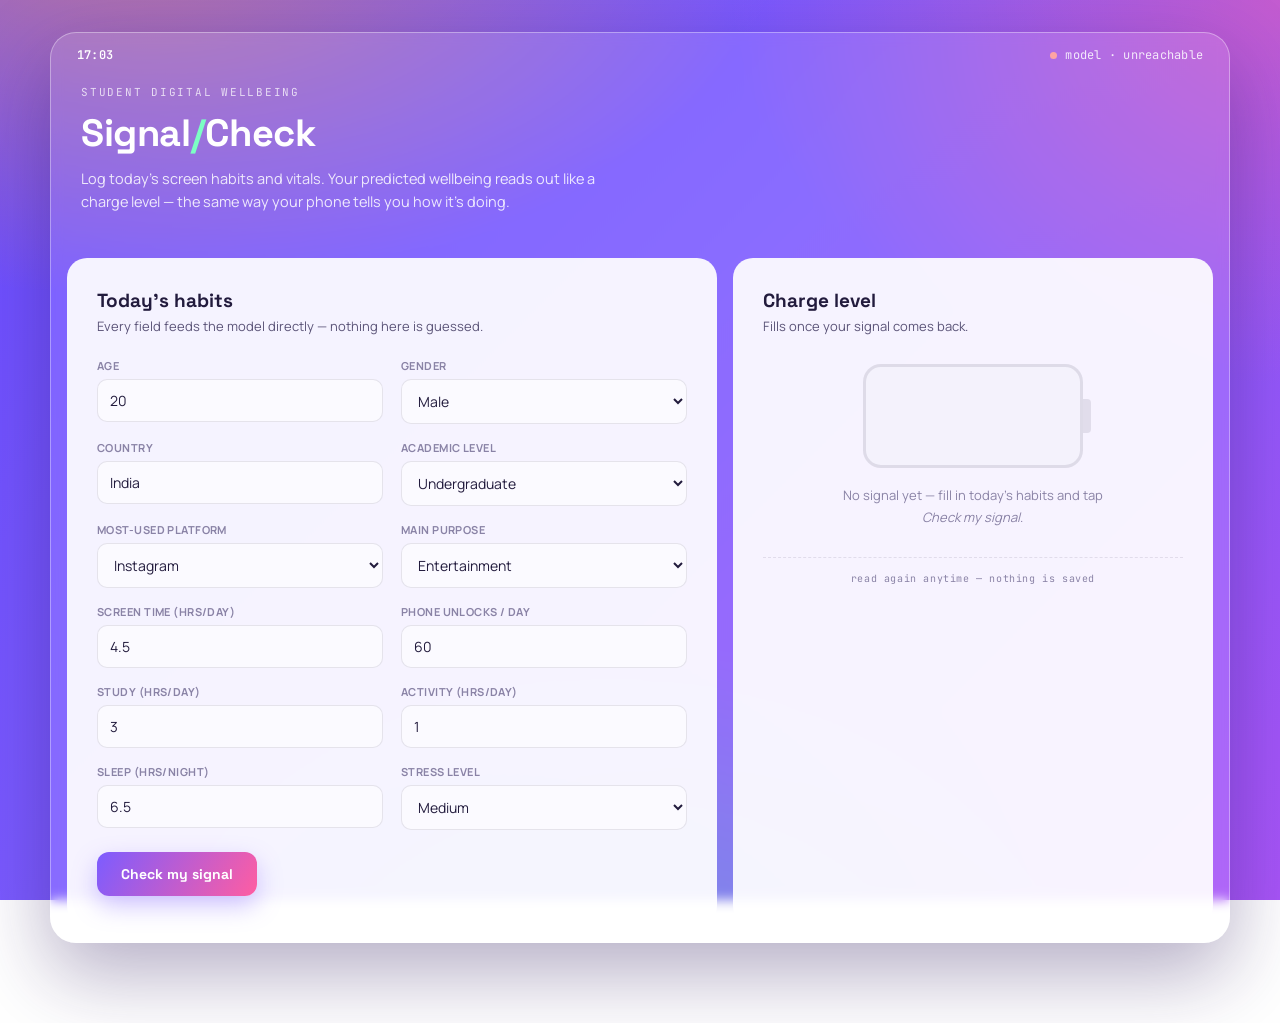
<file: index.html>
<!DOCTYPE html>
<html lang="en">
<head>
<meta charset="UTF-8" />
<meta name="viewport" content="width=device-width, initial-scale=1.0" />
<title>Signal/Check — Digital Wellbeing Read</title>
<meta name="description" content="Check your predicted wellbeing charge from today's screen habits." />
<meta name="theme-color" content="#3B2E7E" />
<link rel="preconnect" href="https://fonts.googleapis.com">
<link href="https://fonts.googleapis.com/css2?family=Space+Grotesk:wght@500;600;700&family=Manrope:wght@400;500;600;700&family=JetBrains+Mono:wght@400;500;600&display=swap" rel="stylesheet">

<link rel="stylesheet" href="style.css">
</head>
<body>
<div class="device">

  <div class="statusbar">
    <span class="clock" id="clock">--:--</span>
    <span class="link-status">
      <span class="dot" id="link-dot"></span>
      <span id="link-text">model · checking</span>
    </span>
  </div>

  <div class="hero">
    <div class="eyebrow">Student digital wellbeing</div>
    <div class="brand">Signal<span class="slash">/</span>Check</div>
    <p class="tagline">Log today's screen habits and vitals. Your predicted wellbeing reads out like a charge level — the same way your phone tells you how it's doing.</p>
  </div>

  <div class="grid">

    <section class="panel">
      <h2>Today's habits</h2>
      <p class="sub">Every field feeds the model directly — nothing here is guessed.</p>

      <form id="intake-form" aria-label="Daily habits form">
        <div class="field">
          <label for="age">Age</label>
          <input type="number" id="age" min="7" max="100" value="20" required />
        </div>

        <div class="field">
          <label for="gender">Gender</label>
          <select id="gender" required>
            <option value="male">Male</option>
            <option value="female">Female</option>
          </select>
        </div>

        <div class="field">
          <label for="country">Country</label>
          <input type="text" id="country" placeholder="e.g. India" value="India" required />
        </div>

        <div class="field">
          <label for="academic">Academic level</label>
          <select id="academic" required>
            <option value="Undergraduate">Undergraduate</option>
            <option value="Graduate">Graduate</option>
            <option value="High School">High School</option>
          </select>
        </div>

        <div class="field">
          <label for="platform">Most-used platform</label>
          <select id="platform" required>
            <option>Facebook</option>
            <option>LinkedIn</option>
            <option selected>Instagram</option>
            <option>Snapchat</option>
            <option>Twitter</option>
            <option>YouTube</option>
            <option>TikTok</option>
            <option>LINE</option>
            <option>KakaoTalk</option>
            <option>VKontakte</option>
            <option>WhatsApp</option>
            <option>WeChat</option>
          </select>
        </div>

        <div class="field">
          <label for="purpose">Main purpose</label>
          <select id="purpose" required>
            <option>Networking</option>
            <option>Education</option>
            <option selected>Entertainment</option>
            <option>News</option>
          </select>
        </div>

        <div class="field">
          <label for="usage">Screen time (hrs/day)</label>
          <input type="number" id="usage" step="0.1" min="0" max="24" value="4.5" required />
        </div>

        <div class="field">
          <label for="unlocks">Phone unlocks / day</label>
          <input type="number" id="unlocks" min="0" value="60" required />
        </div>

        <div class="field">
          <label for="study">Study (hrs/day)</label>
          <input type="number" id="study" step="0.1" min="0" max="24" value="3" required />
        </div>

        <div class="field">
          <label for="activity">Activity (hrs/day)</label>
          <input type="number" id="activity" step="0.1" min="0" max="24" value="1" required />
        </div>

        <div class="field">
          <label for="sleep">Sleep (hrs/night)</label>
          <input type="number" id="sleep" step="0.1" min="0" max="24" value="6.5" required />
        </div>

        <div class="field">
          <label for="stress">Stress level</label>
          <select id="stress" required>
            <option>Low</option>
            <option selected>Medium</option>
            <option>High</option>
            <option>Very High</option>
          </select>
        </div>

        <div class="submit-row">
          <button type="submit" class="run" id="run-btn">Check my signal</button>
          <span class="status" id="status-msg" role="status" aria-live="polite"></span>
        </div>
      </form>
    </section>

    <section class="panel readout" aria-label="Wellbeing readout">
      <h2>Charge level</h2>
      <p class="sub">Fills once your signal comes back.</p>

      <div class="battery-wrap">
        <div class="battery" role="img" aria-label="Wellbeing charge indicator">
          <div class="battery-fill" id="battery-fill"></div>
        </div>

        <div id="empty-state" class="readout-empty">No signal yet — fill in today's habits and tap <em>Check my signal</em>.</div>

        <div id="result-block" style="display:none;">
          <div class="battery-readout">
            <div class="pct"><span id="pct-num">--</span><span class="sign">%</span></div>
            <div class="pct-label">Wellbeing charge</div>
          </div>
          <div class="tier-msg" id="tier-msg"></div>
        </div>
      </div>

      <div class="chips" id="chips" style="display:none;">
        <div class="chip"><span class="label">Screen time</span><span class="val" id="chip-screen">--</span></div>
        <div class="chip"><span class="label">Sleep</span><span class="val" id="chip-sleep">--</span></div>
        <div class="chip"><span class="label">Stress</span><span class="val" id="chip-stress">--</span></div>
      </div>

      <div class="divider"></div>
      <div class="signature">read again anytime — nothing is saved</div>
    </section>

  </div>
</div>

<script src="script.js"></script>
</body>
</html>
</file>
<file: style.css>
:root{
    --ink: #221B3D;
    --ink-soft: #5B5478;
    --ink-faint: #8A83A6;
    --panel: rgba(255,255,255,0.92);
    --panel-2: rgba(255,255,255,0.65);
    --line: rgba(34,27,61,0.10);

    --violet: #7C5CFF;
    --pink: #FF5DA2;
    --orange: #FF9B4A;
    --teal: #16C8B4;
    --amber: #FFC24B;
    --coral: #FF6B6B;
  }

  *{ box-sizing: border-box; }
  html,body{ margin:0; padding:0; }

  body{
    min-height: 100vh;
    font-family: 'Manrope', sans-serif;
    color: var(--ink);
    padding: 32px 20px 80px;
    background:
      radial-gradient(1200px 700px at 10% -10%, rgba(255,155,74,0.55), transparent 55%),
      radial-gradient(1000px 700px at 100% 0%, rgba(255,93,162,0.5), transparent 55%),
      radial-gradient(1000px 800px at 50% 120%, rgba(22,200,180,0.45), transparent 55%),
      linear-gradient(135deg, #6A4CFF 0%, #7C5CFF 45%, #A855F7 100%);
    background-attachment: fixed;
  }

  .device{
    max-width: 1180px;
    margin: 0 auto;
    border-radius: 26px;
    overflow: hidden;
    background: rgba(255,255,255,0.10);
    border: 1px solid rgba(255,255,255,0.35);
    backdrop-filter: blur(6px);
    box-shadow: 0 30px 80px rgba(40, 20, 90, 0.35);
  }

  /* ---- status bar ---- */
  .statusbar{
    display:flex;
    align-items:center;
    justify-content:space-between;
    padding: 14px 26px;
    font-family: 'JetBrains Mono', monospace;
    font-size: 12px;
    color: rgba(255,255,255,0.85);
    letter-spacing: 0.02em;
  }
  .clock{ color: #fff; font-weight: 600; }
  .link-status{ display:flex; align-items:center; gap: 8px; }
  .dot{
    width: 7px; height: 7px; border-radius: 50%;
    background: rgba(255,255,255,0.4);
  }
  .dot.linked{ background: #7CFFC4; animation: pulse 2.2s ease-in-out infinite; }
  .dot.error{ background: #FFA3A3; }
  @keyframes pulse{
    0%,100%{ box-shadow: 0 0 0 0 rgba(124,255,196,0.45); }
    50%{ box-shadow: 0 0 0 6px rgba(124,255,196,0); }
  }

  /* ---- hero ---- */
  .hero{
    padding: 8px 30px 30px;
  }
  .eyebrow{
    font-family: 'JetBrains Mono', monospace;
    font-size: 11px;
    letter-spacing: 0.16em;
    text-transform: uppercase;
    color: rgba(255,255,255,0.75);
    margin-bottom: 10px;
  }
  .brand{
    font-family: 'Space Grotesk', sans-serif;
    font-weight: 700;
    font-size: 38px;
    letter-spacing: -0.01em;
    color: #fff;
  }
  .brand .slash{ color: #7CFFC4; }
  .tagline{
    font-size: 14.5px;
    color: rgba(255,255,255,0.85);
    margin-top: 10px;
    max-width: 560px;
    line-height: 1.6;
  }

  /* ---- layout ---- */
  .grid{
    display: grid;
    grid-template-columns: 1.15fr 0.85fr;
    gap: 16px;
    padding: 0 16px 16px;
  }
  @media (max-width: 900px){
    .grid{ grid-template-columns: 1fr; }
  }

  .panel{
    background: var(--panel);
    border-radius: 20px;
    padding: 30px;
  }
  .panel h2{
    font-family: 'Space Grotesk', sans-serif;
    font-weight: 700;
    font-size: 19px;
    margin: 0 0 4px 0;
  }
  .panel .sub{
    font-size: 13px;
    color: var(--ink-soft);
    margin: 0 0 22px 0;
    line-height: 1.5;
  }

  form{
    display: grid;
    grid-template-columns: repeat(2, 1fr);
    gap: 16px 18px;
  }
  .field{ display:flex; flex-direction:column; gap:6px; }
  label{
    font-size: 11px;
    font-weight: 700;
    letter-spacing: 0.04em;
    text-transform: uppercase;
    color: var(--ink-faint);
  }
  input, select{
    font-family: 'Manrope', sans-serif;
    font-size: 14px;
    padding: 11px 12px;
    border: 1.5px solid var(--line);
    border-radius: 10px;
    background: #FBFAFF;
    color: var(--ink);
    outline: none;
    transition: border-color .15s ease, box-shadow .15s ease;
  }
  input:focus, select:focus{
    border-color: var(--violet);
    box-shadow: 0 0 0 4px rgba(124,92,255,0.14);
  }

  .submit-row{
    grid-column: 1 / -1;
    display: flex;
    align-items: center;
    gap: 14px;
    margin-top: 6px;
  }
  button.run{
    font-family: 'Space Grotesk', sans-serif;
    font-weight: 700;
    font-size: 14px;
    background: linear-gradient(120deg, var(--violet), var(--pink));
    color: #fff;
    border: none;
    padding: 13px 24px;
    border-radius: 12px;
    cursor: pointer;
    box-shadow: 0 10px 24px rgba(124,92,255,0.35);
    transition: transform .12s ease, box-shadow .12s ease;
  }
  button.run:hover{ transform: translateY(-1px); box-shadow: 0 14px 28px rgba(124,92,255,0.42); }
  button.run:active{ transform: translateY(0px); }
  button.run:disabled{ background: #C9C4E0; box-shadow:none; cursor: not-allowed; }

  .status{
    font-family: 'JetBrains Mono', monospace;
    font-size: 11.5px;
    color: var(--ink-soft);
  }
  .status.err{ color: #E4436A; }

  /* ---- readout / battery ---- */
  .readout{
    display:flex;
    flex-direction:column;
    align-items:center;
    text-align:center;
  }
  .readout h2, .readout .sub{ align-self:flex-start; }

  .battery-wrap{
    width:100%;
    display: flex;
    flex-direction: column;
    align-items: center;
    padding: 6px 0 4px;
  }
  .battery{
    width: 220px;
    height: 104px;
    border: 3px solid var(--line);
    border-radius: 18px;
    position: relative;
    padding: 8px;
    background: #F4F2FC;
  }
  .battery::after{
    content:"";
    position:absolute;
    right: -11px;
    top: 50%;
    transform: translateY(-50%);
    width: 8px;
    height: 34px;
    background: var(--line);
    border-radius: 0 4px 4px 0;
  }
  .battery-fill{
    height: 100%;
    width: 0%;
    border-radius: 11px;
    background: linear-gradient(90deg, #D8D3EE, #D8D3EE);
    transition: width 1.2s cubic-bezier(.22,1,.36,1), background 1.2s ease;
  }
  .battery-readout{ margin-top: 20px; text-align:center; }
  .pct{
    font-family: 'Space Grotesk', sans-serif;
    font-weight: 700;
    font-size: 42px;
    background: linear-gradient(120deg, var(--violet), var(--pink));
    -webkit-background-clip: text;
    background-clip: text;
    color: transparent;
    line-height: 1;
  }
  .pct .sign{ font-size: 22px; -webkit-text-fill-color: var(--ink-soft); }
  .pct-label{
    font-family: 'JetBrains Mono', monospace;
    font-size: 10.5px;
    letter-spacing: 0.1em;
    text-transform: uppercase;
    color: var(--ink-faint);
    margin-top: 6px;
  }
  .tier-msg{
    font-size: 14px;
    color: var(--ink-soft);
    margin-top: 16px;
    line-height: 1.6;
    max-width: 300px;
    text-align: center;
  }
  .readout-empty{
    color: var(--ink-faint);
    font-size: 13px;
    line-height: 1.7;
    text-align: center;
    max-width: 260px;
    margin: 16px auto 0;
  }

  .chips{
    margin-top: 24px;
    width: 100%;
    display: flex;
    flex-direction: column;
    gap: 8px;
  }
  .chip{
    display: flex;
    align-items: center;
    justify-content: space-between;
    background: #F4F2FC;
    border: 1px solid var(--line);
    border-radius: 10px;
    padding: 10px 14px;
    font-size: 12.5px;
  }
  .chip .label{ color: var(--ink-soft); }
  .chip .val{
    font-family: 'JetBrains Mono', monospace;
    color: var(--ink);
    font-weight: 600;
  }

  .divider{
    width:100%;
    border-top: 1px dashed var(--line);
    margin: 24px 0 14px;
  }
  .signature{
    font-family: 'JetBrains Mono', monospace;
    font-size: 10px;
    color: var(--ink-faint);
    letter-spacing: 0.06em;
  }
</file>
